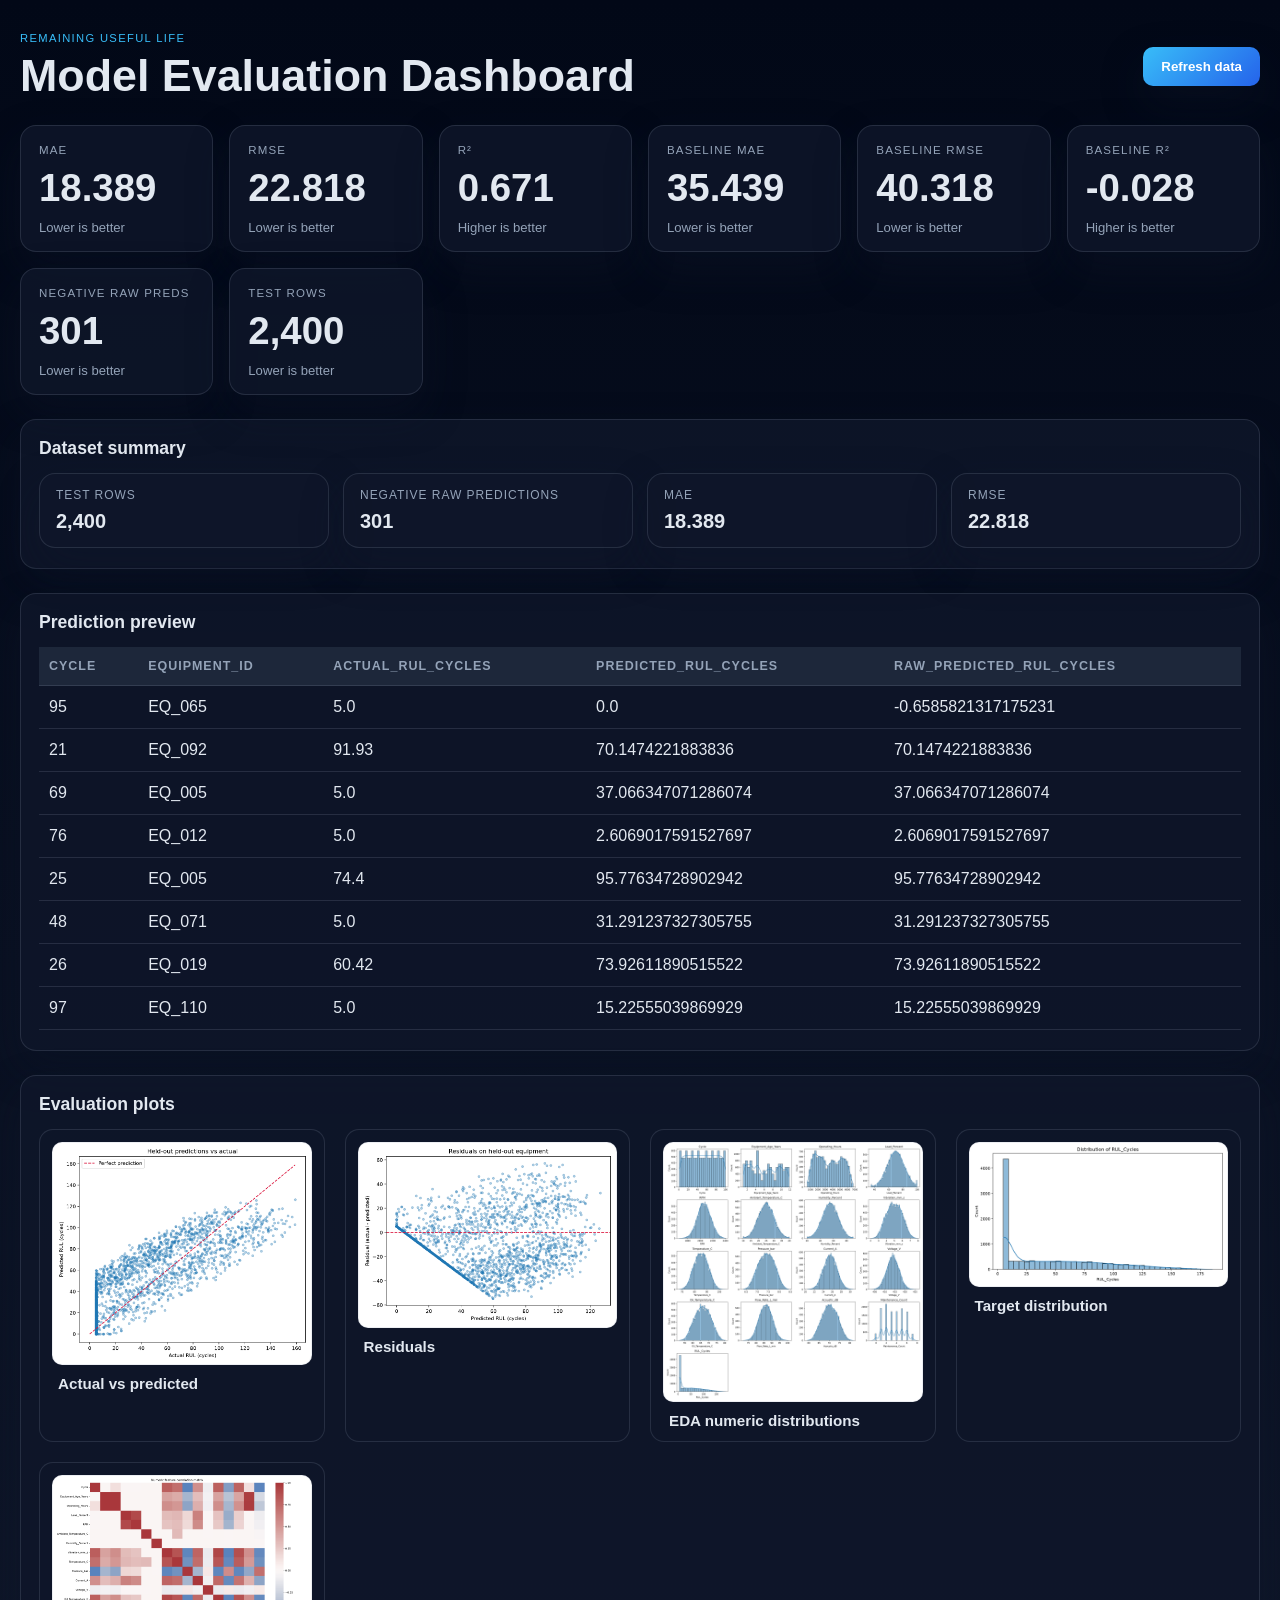
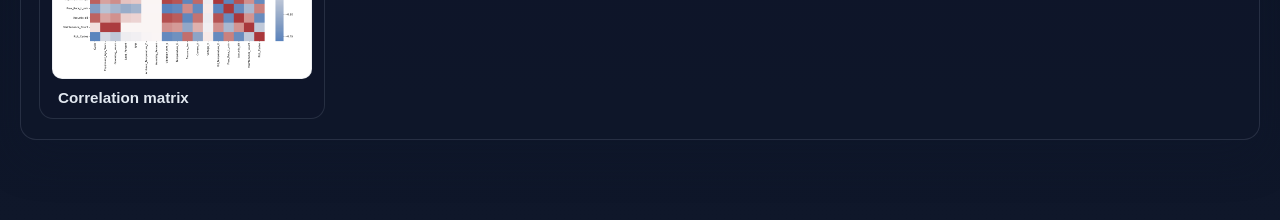
<file: index.html>
<!DOCTYPE html>
<html lang="en">
  <head>
    <meta charset="UTF-8" />
    <meta name="viewport" content="width=device-width, initial-scale=1.0" />
    <title>RUL Prediction Dashboard</title>
    <link rel="stylesheet" href="styles.css" />
  </head>
  <body>
    <div class="page-shell">
      <header class="topbar">
        <div>
          <p class="eyebrow">Remaining Useful Life</p>
          <h1>Model Evaluation Dashboard</h1>
        </div>
        <button id="refreshButton" class="primary-btn">Refresh data</button>
      </header>

      <main>
        <section class="summary-grid" id="metricsGrid"></section>

        <section class="panel">
          <div class="panel-header">
            <h2>Dataset summary</h2>
          </div>
          <div class="stats-row" id="datasetSummary"></div>
        </section>

        <section class="panel">
          <div class="panel-header">
            <h2>Prediction preview</h2>
          </div>
          <div class="table-wrap">
            <table>
              <thead id="tableHead"></thead>
              <tbody id="tableBody"></tbody>
            </table>
          </div>
        </section>

        <section class="panel">
          <div class="panel-header">
            <h2>Evaluation plots</h2>
          </div>
          <div class="image-grid" id="plotGrid"></div>
        </section>
      </main>
    </div>

    <script src="app.js"></script>
  </body>
</html>
</file>
<file: styles.css>
:root {
  --bg: #0f172a;
  --bg-soft: #111827;
  --panel: #1f2937;
  --panel-alt: #0b1220;
  --card: rgba(17, 24, 39, 0.88);
  --border: rgba(148, 163, 184, 0.18);
  --muted: #94a3b8;
  --text: #e2e8f0;
  --primary: #38bdf8;
  --accent: #34d399;
  --warn: #fbbf24;
  --danger: #f87171;
  --shadow: 0 18px 40px rgba(15, 23, 42, 0.35);
}

* {
  box-sizing: border-box;
}

body {
  margin: 0;
  background: linear-gradient(180deg, #020817 0%, #0f172a 100%);
  color: var(--text);
  font-family: Arial, Helvetica, sans-serif;
}

.page-shell {
  max-width: 1280px;
  margin: 0 auto;
  padding: 32px 20px 56px;
}

.topbar {
  display: flex;
  justify-content: space-between;
  align-items: center;
  gap: 20px;
  margin-bottom: 24px;
}

.eyebrow {
  text-transform: uppercase;
  letter-spacing: 0.12em;
  color: var(--primary);
  font-size: 0.7rem;
  margin: 0 0 6px;
}

h1 {
  margin: 0;
  font-size: clamp(2rem, 5vw, 2.8rem);
}

h2 {
  margin: 0;
  font-size: 1.1rem;
}

.primary-btn {
  border: 0;
  background: linear-gradient(135deg, var(--primary), #2563eb);
  color: white;
  font-weight: 700;
  border-radius: 10px;
  padding: 12px 18px;
  cursor: pointer;
  box-shadow: var(--shadow);
}

.primary-btn:hover {
  filter: brightness(1.08);
}

.summary-grid {
  display: grid;
  grid-template-columns: repeat(auto-fit, minmax(180px, 1fr));
  gap: 16px;
  margin-bottom: 24px;
}

.metric-card,
.panel,
.stat-item {
  background: rgba(15, 23, 42, 0.82);
  border: 1px solid var(--border);
  border-radius: 16px;
  box-shadow: var(--shadow);
}

.metric-card {
  padding: 18px 18px 16px;
}

.metric-card .label {
  display: block;
  font-size: 0.72rem;
  text-transform: uppercase;
  letter-spacing: 0.1em;
  color: var(--muted);
  margin-bottom: 10px;
}

.metric-card .value {
  font-size: clamp(1.5rem, 4vw, 2.4rem);
  font-weight: 700;
}

.metric-card .meta {
  margin-top: 10px;
  font-size: 0.82rem;
  color: var(--muted);
}

.panel {
  padding: 18px 18px 20px;
  margin-bottom: 24px;
}

.panel-header {
  margin-bottom: 14px;
}

.stats-row {
  display: grid;
  grid-template-columns: repeat(auto-fit, minmax(160px, 1fr));
  gap: 14px;
}

.stat-item {
  padding: 14px 16px;
}

.stat-item .label {
  display: block;
  color: var(--muted);
  font-size: 0.75rem;
  margin-bottom: 8px;
  text-transform: uppercase;
  letter-spacing: 0.08em;
}

.stat-item .value {
  font-size: 1.25rem;
  font-weight: 700;
}

.table-wrap {
  overflow-x: auto;
}

table {
  width: 100%;
  border-collapse: collapse;
  min-width: 500px;
}

th,
td {
  padding: 12px 10px;
  border-bottom: 1px solid var(--border);
  text-align: left;
}

th {
  background: rgba(30, 41, 59, 0.95);
  color: var(--muted);
  font-size: 0.78rem;
  letter-spacing: 0.08em;
  text-transform: uppercase;
}

.image-grid {
  display: grid;
  grid-template-columns: repeat(auto-fit, minmax(280px, 1fr));
  gap: 20px;
}

.plot-card {
  background: rgba(15, 23, 42, 0.78);
  border: 1px solid var(--border);
  border-radius: 14px;
  padding: 12px;
}

.plot-card img {
  width: 100%;
  display: block;
  border-radius: 10px;
  border: 1px solid var(--border);
  background: #fff;
}

.plot-card h3 {
  margin: 10px 6px 0;
  font-size: 0.95rem;
  color: var(--text);
}

.empty-state {
  color: var(--muted);
  padding: 20px 0;
}

@media (max-width: 640px) {
  .topbar {
    align-items: flex-start;
    flex-direction: column;
  }

  .primary-btn {
    width: 100%;
  }
}
</file>
